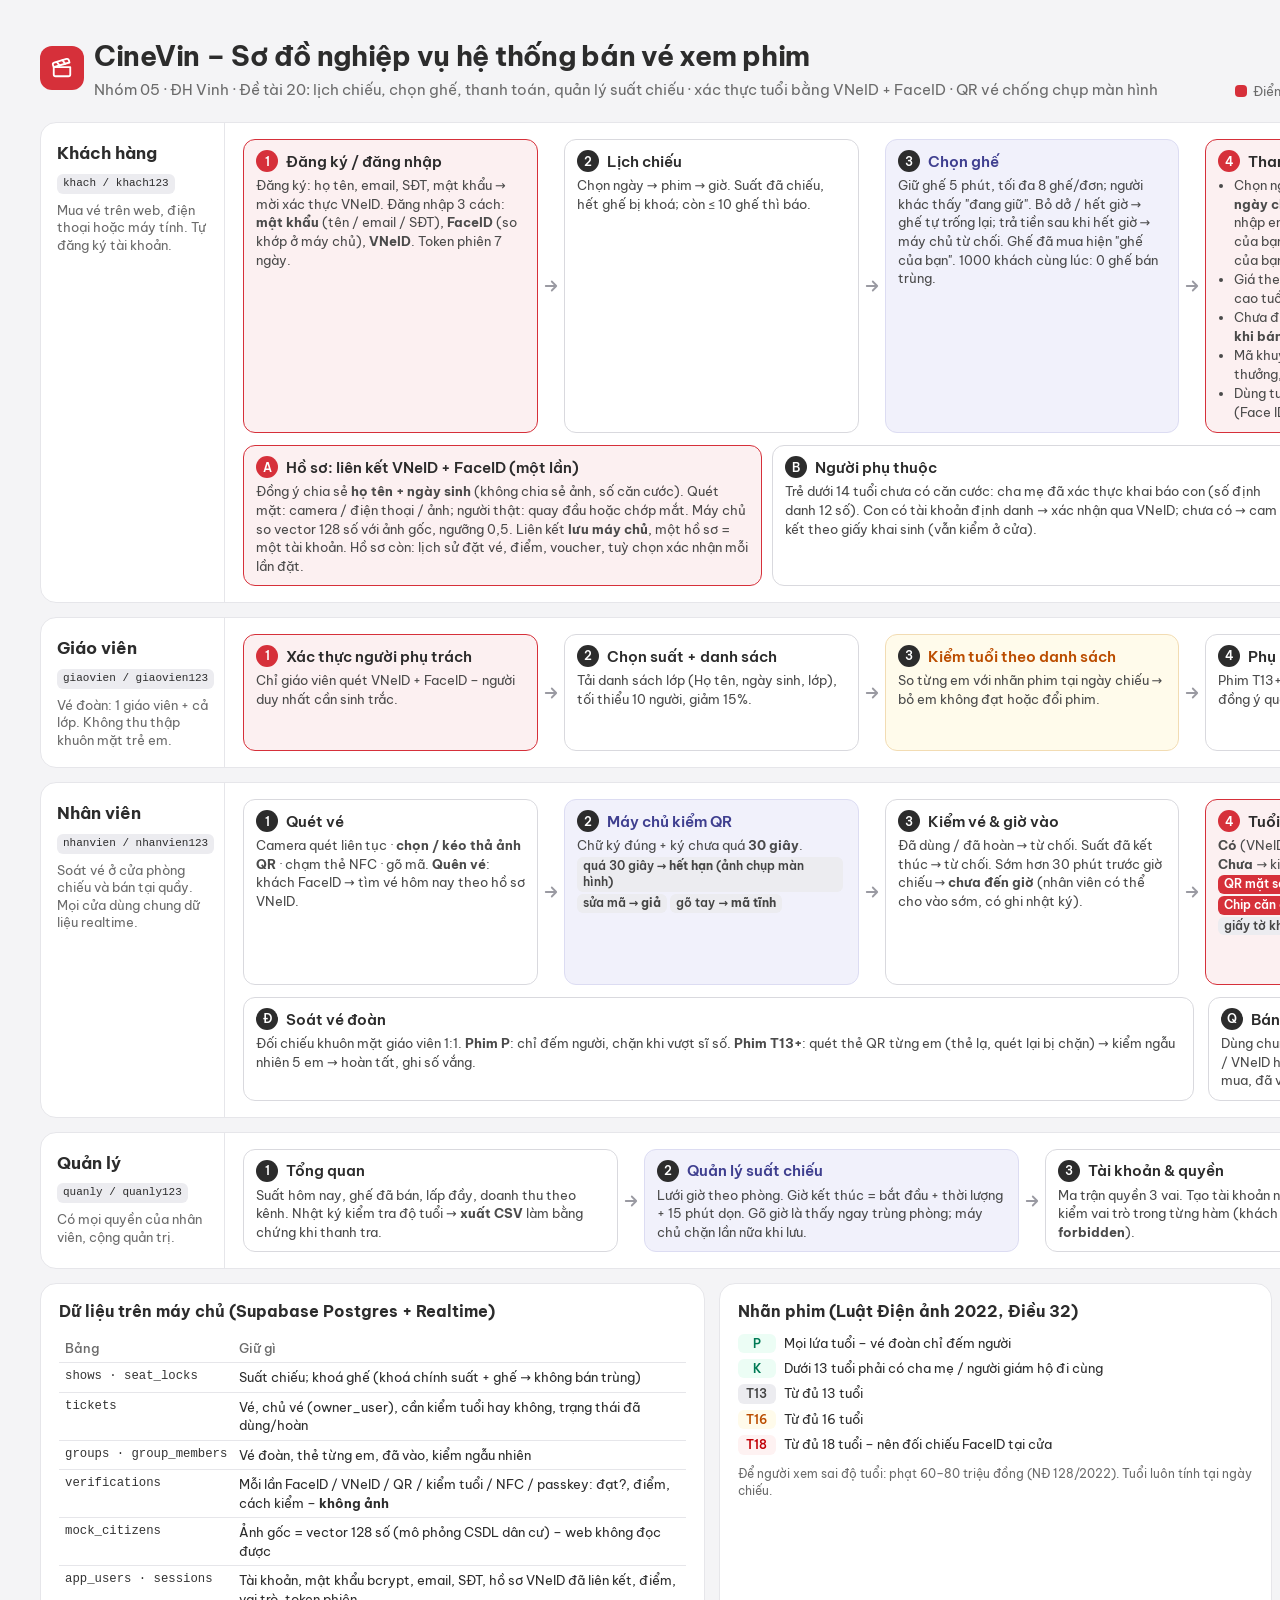
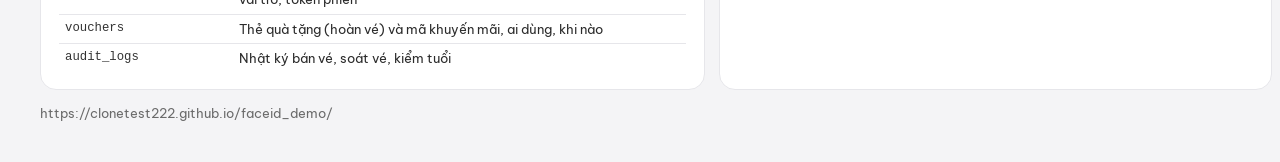
<file: docs/nghiep-vu.html>
<!doctype html>
<html lang="vi">
<head>
<meta charset="utf-8">
<title>CineVin – Sơ đồ nghiệp vụ</title>
<link rel="preconnect" href="https://fonts.googleapis.com">
<link rel="preconnect" href="https://fonts.gstatic.com" crossorigin>
<link rel="stylesheet" href="https://fonts.googleapis.com/css2?family=Be+Vietnam+Pro:wght@400;500;600;700&display=swap">
<style>
  :root {
    --primary: #d6303a; --primary-light: #d6303a12; --background: #f4f4f6; --surface: #fff; --foreground: #2c2c2c; --muted: #6b6b6b;
    --border: #e6e6ea; --border-strong: #d9d9de; --secondary: #ececf0;
    --ok: #007a55; --ok-bg: #ecfdf5; --warn: #bb4d00; --warn-bg: #fffbeb; --bad: #c10007; --bad-bg: #fef2f2; --info: #3f3f8f; --info-bg: #f1f1fb;
  }
  * { box-sizing: border-box; }
  body { margin: 0; background: var(--background); color: var(--foreground); font: 14px/1.45 "Be Vietnam Pro", system-ui, sans-serif; -webkit-font-smoothing: antialiased; }
  .page { width: 1880px; padding: 36px 40px 40px; }
  header { display: flex; align-items: flex-end; gap: 24px; margin-bottom: 22px; }
  .logo { display: flex; align-items: center; gap: 10px; }
  .logo i { display: grid; place-items: center; width: 44px; height: 44px; border-radius: 12px; background: var(--primary); }
  h1 { margin: 0; font-size: 28px; font-weight: 700; letter-spacing: -.01em; }
  .sub { color: var(--muted); font-size: 15px; margin-top: 2px; }
  .legend { margin-left: auto; display: flex; gap: 14px; flex-wrap: wrap; justify-content: flex-end; font-size: 13px; color: var(--muted); }
  .legend span { display: inline-flex; align-items: center; gap: 6px; }
  .dot { width: 12px; height: 12px; border-radius: 4px; display: inline-block; }

  .lane { display: grid; grid-template-columns: 184px 1fr; background: var(--surface); border: 1px solid var(--border); border-radius: 16px; margin-bottom: 14px; overflow: hidden; }
  .who { padding: 18px 16px; border-right: 1px solid var(--border); display: flex; flex-direction: column; gap: 8px; }
  .who b { font-size: 17px; }
  .who small { color: var(--muted); font-size: 12.5px; line-height: 1.4; }
  .acct { white-space: nowrap; font-family: ui-monospace, Consolas, monospace; font-size: 11px; background: var(--secondary); border-radius: 6px; padding: 2px 6px; align-self: flex-start; }
  .flow { padding: 16px 18px; display: grid; gap: 12px; }
  .row { display: flex; align-items: stretch; gap: 0; }
  .step { flex: 1; min-width: 0; border: 1px solid var(--border-strong); border-radius: 12px; padding: 10px 12px; background: var(--surface); }
  .step h3 { margin: 0 0 4px; font-size: 14.5px; font-weight: 600; display: flex; align-items: center; gap: 8px; }
  .n { display: inline-grid; place-items: center; min-width: 22px; height: 22px; padding: 0 6px; border-radius: 11px; background: var(--foreground); color: #fff; font-size: 12px; font-weight: 600; }
  .step p { margin: 0; color: #4a4a4a; font-size: 12.8px; }
  .step ul { margin: 4px 0 0; padding-left: 16px; color: #4a4a4a; font-size: 12.8px; }
  .step li { margin: 1px 0; }
  .arrow { flex: 0 0 26px; display: grid; place-items: center; color: #9a9aa2; }
  .arrow svg { width: 18px; height: 18px; }
  .key { border-color: var(--primary); background: var(--primary-light); }
  .key .n { background: var(--primary); }
  .ok { background: var(--ok-bg); border-color: #b9e8d4; } .ok h3 { color: var(--ok); }
  .bad { background: var(--bad-bg); border-color: #f6caca; } .bad h3 { color: var(--bad); }
  .warn { background: var(--warn-bg); border-color: #f2dcb3; } .warn h3 { color: var(--warn); }
  .info { background: var(--info-bg); border-color: #dcdcf2; } .info h3 { color: var(--info); }
  .tag { display: inline-block; font-size: 11.5px; font-weight: 600; border-radius: 6px; padding: 1px 6px; margin: 2px 3px 0 0; background: var(--secondary); color: #444; }
  .tag.r { background: var(--primary); color: #fff; }
  .branch { display: grid; grid-template-columns: repeat(3, 1fr); gap: 10px; }
  .note { font-size: 12px; color: var(--muted); }
  .split { display: grid; grid-template-columns: 1.55fr 1fr; gap: 14px; }

  .bottom { display: grid; grid-template-columns: 1.2fr 1fr 1fr; gap: 14px; }
  .box { background: var(--surface); border: 1px solid var(--border); border-radius: 16px; padding: 16px 18px; }
  .box h2 { margin: 0 0 10px; font-size: 16px; }
  table { width: 100%; border-collapse: collapse; font-size: 12.8px; }
  td, th { text-align: left; padding: 5px 6px; border-top: 1px solid var(--border); vertical-align: top; }
  th { color: var(--muted); font-weight: 500; border-top: 0; }
  td:first-child { font-family: ui-monospace, Consolas, monospace; font-size: 12.3px; white-space: nowrap; color: #333; }
  .rate { display: inline-block; min-width: 38px; text-align: center; font-weight: 600; border-radius: 6px; padding: 1px 6px; font-size: 12px; }
  .rP { background: var(--ok-bg); color: var(--ok); } .rT13 { background: var(--secondary); color: #444; } .rT16 { background: var(--warn-bg); color: var(--warn); } .rT18 { background: var(--bad-bg); color: var(--bad); }
  .mini { display: grid; gap: 6px; font-size: 12.8px; }
  .mini div { display: flex; gap: 8px; align-items: flex-start; }
  footer { margin-top: 14px; display: flex; justify-content: space-between; color: var(--muted); font-size: 12.5px; }
</style>
</head>
<body>
<div class="page">
  <header>
    <div class="logo"><i><svg width="22" height="22" viewBox="0 0 24 24" fill="none" stroke="#fff" stroke-width="2" stroke-linecap="round" stroke-linejoin="round"><path d="M20.2 6 3 11l-.9-2.4c-.3-1.1.3-2.2 1.3-2.5l13.5-4c1.1-.3 2.2.3 2.5 1.3Z"/><path d="m6.2 5.3 3.1 3.9M12.4 3.4l3.1 4M3 11h18v8a2 2 0 0 1-2 2H5a2 2 0 0 1-2-2Z"/></svg></i>
      <div><h1>CineVin – Sơ đồ nghiệp vụ hệ thống bán vé xem phim</h1><div class="sub">Nhóm 05 · ĐH Vinh · Đề tài 20: lịch chiếu, chọn ghế, thanh toán, quản lý suất chiếu · xác thực tuổi bằng VNeID + FaceID · QR vé chống chụp màn hình</div></div></div>
    <div class="legend"><span><i class="dot" style="background:var(--primary)"></i>Điểm khác biệt</span><span><i class="dot" style="background:var(--ok)"></i>Cho phép</span><span><i class="dot" style="background:var(--bad)"></i>Chặn / từ chối</span><span><i class="dot" style="background:var(--warn)"></i>Cần nhân viên quyết</span><span><i class="dot" style="background:var(--info)"></i>Máy chủ kiểm</span></div>
  </header>

  <!-- KHÁCH HÀNG -->
  <section class="lane">
    <div class="who"><b>Khách hàng</b><span class="acct">khach / khach123</span><small>Mua vé trên web, điện thoại hoặc máy tính. Tự đăng ký tài khoản.</small></div>
    <div class="flow">
      <div class="row">
        <div class="step key"><h3><span class="n">1</span>Đăng ký / đăng nhập</h3><p>Đăng ký: họ tên, email, SĐT, mật khẩu → mời xác thực VNeID. Đăng nhập 3 cách: <b>mật khẩu</b> (tên / email / SĐT), <b>FaceID</b> (so khớp ở máy chủ), <b>VNeID</b>. Token phiên 7 ngày.</p></div>
        <div class="arrow"><svg viewBox="0 0 24 24" fill="none" stroke="currentColor" stroke-width="2.4" stroke-linecap="round" stroke-linejoin="round"><path d="M5 12h14M13 6l6 6-6 6"/></svg></div>
        <div class="step"><h3><span class="n">2</span>Lịch chiếu</h3><p>Chọn ngày → phim → giờ. Suất đã chiếu, hết ghế bị khoá; còn ≤ 10 ghế thì báo.</p></div>
        <div class="arrow"><svg viewBox="0 0 24 24" fill="none" stroke="currentColor" stroke-width="2.4" stroke-linecap="round" stroke-linejoin="round"><path d="M5 12h14M13 6l6 6-6 6"/></svg></div>
        <div class="step info"><h3><span class="n">3</span>Chọn ghế</h3><p>Giữ ghế 5 phút, tối đa 8 ghế/đơn; người khác thấy "đang giữ". Bỏ dở / hết giờ → ghế tự trống lại; trả tiền sau khi hết giờ → máy chủ từ chối. Ghế đã mua hiện "ghế của bạn". 1000 khách cùng lúc: 0 ghế bán trùng.</p></div>
        <div class="arrow"><svg viewBox="0 0 24 24" fill="none" stroke="currentColor" stroke-width="2.4" stroke-linecap="round" stroke-linejoin="round"><path d="M5 12h14M13 6l6 6-6 6"/></svg></div>
        <div class="step key"><h3><span class="n">4</span>Thanh toán + kiểm tuổi</h3><ul><li>Chọn người xem từng ghế; tuổi tính <b>tại ngày chiếu</b>. <b>Bạn đi cùng có tài khoản</b>: nhập email/SĐT → lấy xác thực VNeID của bạn, vé vào thẳng, hiện trong Vé của bạn ấy</li><li>Giá theo tuổi: trẻ em −30%, U22 −20%, cao tuổi −30%</li><li>Chưa đủ tuổi nhãn phim → <b>chặn ngay khi bán</b></li><li>Mã khuyến mãi / thẻ quà tặng + điểm thưởng, máy chủ tính; +5% điểm</li><li>Dùng tuổi đã xác thực → quét passkey (Face ID máy)</li></ul></div>
        <div class="arrow"><svg viewBox="0 0 24 24" fill="none" stroke="currentColor" stroke-width="2.4" stroke-linecap="round" stroke-linejoin="round"><path d="M5 12h14M13 6l6 6-6 6"/></svg></div>
        <div class="step key"><h3><span class="n">5</span>Vé của tôi – QR động</h3><ul><li>Máy chủ ký mã mới <b>mỗi 15 giây</b> (HMAC)</li><li>Watermark sọc chạy + đồng hồ giây</li><li>Mua nhiều vé cùng suất: <b>một QR cho cả đơn</b>, hoặc tách từng vé</li><li>Mua thêm vé cùng suất cho bạn bè</li><li>Vé T13+ mở QR bằng passkey</li><li>Hoàn vé trước 45 phút → thẻ quà tặng</li></ul></div>
      </div>
      <div class="branch">
        <div class="step key"><h3><span class="n">A</span>Hồ sơ: liên kết VNeID + FaceID (một lần)</h3><p>Đồng ý chia sẻ <b>họ tên + ngày sinh</b> (không chia sẻ ảnh, số căn cước). Quét mặt: camera / điện thoại / ảnh; người thật: quay đầu hoặc chớp mắt. Máy chủ so vector 128 số với ảnh gốc, ngưỡng 0,5. Liên kết <b>lưu máy chủ</b>, một hồ sơ = một tài khoản. Hồ sơ còn: lịch sử đặt vé, điểm, voucher, tuỳ chọn xác nhận mỗi lần đặt.</p></div>
        <div class="step"><h3><span class="n">B</span>Người phụ thuộc</h3><p>Trẻ dưới 14 tuổi chưa có căn cước: cha mẹ đã xác thực khai báo con (số định danh 12 số). Con có tài khoản định danh → xác nhận qua VNeID; chưa có → cam kết theo giấy khai sinh (vẫn kiểm ở cửa).</p></div>
        <div class="step"><h3><span class="n">C</span>Phim K</h3><p>Trẻ dưới 13 tuổi phải đi cùng cha mẹ/người giám hộ: đơn chỉ có vé trẻ em bị chặn, thêm vé người lớn thì được.</p></div>
      </div>
    </div>
  </section>

  <!-- GIÁO VIÊN -->
  <section class="lane">
    <div class="who"><b>Giáo viên</b><span class="acct">giaovien / giaovien123</span><small>Vé đoàn: 1 giáo viên + cả lớp. Không thu thập khuôn mặt trẻ em.</small></div>
    <div class="flow"><div class="row">
      <div class="step key"><h3><span class="n">1</span>Xác thực người phụ trách</h3><p>Chỉ giáo viên quét VNeID + FaceID – người duy nhất cần sinh trắc.</p></div>
      <div class="arrow"><svg viewBox="0 0 24 24" fill="none" stroke="currentColor" stroke-width="2.4" stroke-linecap="round" stroke-linejoin="round"><path d="M5 12h14M13 6l6 6-6 6"/></svg></div>
      <div class="step"><h3><span class="n">2</span>Chọn suất + danh sách</h3><p>Tải danh sách lớp (Họ tên, ngày sinh, lớp), tối thiểu 10 người, giảm 15%.</p></div>
      <div class="arrow"><svg viewBox="0 0 24 24" fill="none" stroke="currentColor" stroke-width="2.4" stroke-linecap="round" stroke-linejoin="round"><path d="M5 12h14M13 6l6 6-6 6"/></svg></div>
      <div class="step warn"><h3><span class="n">3</span>Kiểm tuổi theo danh sách</h3><p>So từng em với nhãn phim tại ngày chiếu → bỏ em không đạt hoặc đổi phim.</p></div>
      <div class="arrow"><svg viewBox="0 0 24 24" fill="none" stroke="currentColor" stroke-width="2.4" stroke-linecap="round" stroke-linejoin="round"><path d="M5 12h14M13 6l6 6-6 6"/></svg></div>
      <div class="step"><h3><span class="n">4</span>Phụ huynh xác nhận</h3><p>Phim T13+: phụ huynh xác nhận ngày sinh + đồng ý qua VNeID (SMS mời).</p></div>
      <div class="arrow"><svg viewBox="0 0 24 24" fill="none" stroke="currentColor" stroke-width="2.4" stroke-linecap="round" stroke-linejoin="round"><path d="M5 12h14M13 6l6 6-6 6"/></svg></div>
      <div class="step key"><h3><span class="n">5</span>Cam kết → QR đoàn</h3><p>Giáo viên cam kết danh sách. Phát <b>1 QR cho cả đoàn</b> + thẻ QR in cho từng em (phim T13+).</p></div>
    </div></div>
  </section>

  <!-- NHÂN VIÊN -->
  <section class="lane">
    <div class="who"><b>Nhân viên</b><span class="acct">nhanvien / nhanvien123</span><small>Soát vé ở cửa phòng chiếu và bán tại quầy. Mọi cửa dùng chung dữ liệu realtime.</small></div>
    <div class="flow">
      <div class="row">
        <div class="step"><h3><span class="n">1</span>Quét vé</h3><p>Camera quét liên tục · <b>chọn / kéo thả ảnh QR</b> · chạm thẻ NFC · gõ mã. <b>Quên vé</b>: khách FaceID → tìm vé hôm nay theo hồ sơ VNeID.</p></div>
        <div class="arrow"><svg viewBox="0 0 24 24" fill="none" stroke="currentColor" stroke-width="2.4" stroke-linecap="round" stroke-linejoin="round"><path d="M5 12h14M13 6l6 6-6 6"/></svg></div>
        <div class="step info"><h3><span class="n">2</span>Máy chủ kiểm QR</h3><p>Chữ ký đúng + ký chưa quá <b>30 giây</b>.</p><span class="tag">quá 30 giây → <b>hết hạn</b> (ảnh chụp màn hình)</span><span class="tag">sửa mã → <b>giả</b></span><span class="tag">gõ tay → <b>mã tĩnh</b></span></div>
        <div class="arrow"><svg viewBox="0 0 24 24" fill="none" stroke="currentColor" stroke-width="2.4" stroke-linecap="round" stroke-linejoin="round"><path d="M5 12h14M13 6l6 6-6 6"/></svg></div>
        <div class="step"><h3><span class="n">3</span>Kiểm vé & giờ vào</h3><p>Đã dùng / đã hoàn → từ chối. Suất đã kết thúc → từ chối. Sớm hơn 30 phút trước giờ chiếu → <b>chưa đến giờ</b> (nhân viên có thể cho vào sớm, có ghi nhật ký).</p></div>
        <div class="arrow"><svg viewBox="0 0 24 24" fill="none" stroke="currentColor" stroke-width="2.4" stroke-linecap="round" stroke-linejoin="round"><path d="M5 12h14M13 6l6 6-6 6"/></svg></div>
        <div class="step key"><h3><span class="n">4</span>Tuổi đã xác thực?</h3><p><b>Có</b> (VNeID khi mua) → cho vào ngay.<br><b>Chưa</b> → kiểm tuổi điện tử:</p><span class="tag r">QR mặt sau căn cước</span><span class="tag r">Chip căn cước NFC</span><span class="tag r">FaceID qua VNeID</span><span class="tag">giấy tờ khác bằng mắt</span></div>
        <div class="arrow"><svg viewBox="0 0 24 24" fill="none" stroke="currentColor" stroke-width="2.4" stroke-linecap="round" stroke-linejoin="round"><path d="M5 12h14M13 6l6 6-6 6"/></svg></div>
        <div class="step"><h3><span class="n">5</span>Kết quả</h3><p style="color:var(--ok)"><b>Đủ tuổi tại ngày chiếu</b> → cho vào (1 vé chỉ qua cửa 1 lần, kể cả nhiều cửa cùng quét). Đơn nhiều vé: tick người có mặt, cho vào một lượt.</p><p style="color:var(--bad);margin-top:4px"><b>Chưa đủ tuổi</b> → từ chối.</p><p style="color:var(--warn);margin-top:4px"><b>Tên giấy tờ ≠ tên vé</b> → nhân viên quyết (chống mượn vé).</p></div>
      </div>
      <div class="split">
        <div class="step"><h3><span class="n">Đ</span>Soát vé đoàn</h3><p>Đối chiếu khuôn mặt giáo viên 1:1. <b>Phim P</b>: chỉ đếm người, chặn khi vượt sĩ số. <b>Phim T13+</b>: quét thẻ QR từng em (thẻ lạ, quét lại bị chặn) → kiểm ngẫu nhiên 5 em → hoàn tất, ghi số vắng.</p></div>
        <div class="step"><h3><span class="n">Q</span>Bán tại quầy</h3><p>Dùng chung sơ đồ ghế với kênh online. Chọn đối tượng giá từng ghế → kiểm tuổi bằng căn cước / VNeID hoặc giấy tờ → tiền mặt / thẻ. <b>Tra cứu ghế</b>: bấm ghế đã bán/đang giữ → mã vé, người mua, đã vào chưa (xử lý tranh chấp chỗ ngồi).</p></div>
      </div>
    </div>
  </section>

  <!-- QUẢN LÝ -->
  <section class="lane">
    <div class="who"><b>Quản lý</b><span class="acct">quanly / quanly123</span><small>Có mọi quyền của nhân viên, cộng quản trị.</small></div>
    <div class="flow"><div class="row">
      <div class="step"><h3><span class="n">1</span>Tổng quan</h3><p>Suất hôm nay, ghế đã bán, lấp đầy, doanh thu theo kênh. Nhật ký kiểm tra độ tuổi → <b>xuất CSV</b> làm bằng chứng khi thanh tra.</p></div>
      <div class="arrow"><svg viewBox="0 0 24 24" fill="none" stroke="currentColor" stroke-width="2.4" stroke-linecap="round" stroke-linejoin="round"><path d="M5 12h14M13 6l6 6-6 6"/></svg></div>
      <div class="step info"><h3><span class="n">2</span>Quản lý suất chiếu</h3><p>Lưới giờ theo phòng. Giờ kết thúc = bắt đầu + thời lượng + 15 phút dọn. Gõ giờ là thấy ngay trùng phòng; máy chủ chặn lần nữa khi lưu.</p></div>
      <div class="arrow"><svg viewBox="0 0 24 24" fill="none" stroke="currentColor" stroke-width="2.4" stroke-linecap="round" stroke-linejoin="round"><path d="M5 12h14M13 6l6 6-6 6"/></svg></div>
      <div class="step"><h3><span class="n">3</span>Tài khoản & quyền</h3><p>Ma trận quyền 3 vai. Tạo tài khoản nhân viên. Máy chủ kiểm vai trò trong từng hàm (khách gọi thẳng API → <b>forbidden</b>).</p></div>
      <div class="arrow"><svg viewBox="0 0 24 24" fill="none" stroke="currentColor" stroke-width="2.4" stroke-linecap="round" stroke-linejoin="round"><path d="M5 12h14M13 6l6 6-6 6"/></svg></div>
      <div class="step"><h3><span class="n">4</span>Kiểm thử</h3><p>27 ca tự đánh dấu: FaceID, Haar (OpenCV), QR, kiểm tuổi tại cửa, NFC, VNeID + passkey. Bảng bản ghi xác thực realtime.</p></div>
    </div></div>
  </section>

  <div class="bottom">
    <div class="box"><h2>Dữ liệu trên máy chủ (Supabase Postgres + Realtime)</h2>
      <table>
        <tr><th>Bảng</th><th>Giữ gì</th></tr>
        <tr><td>shows · seat_locks</td><td>Suất chiếu; khoá ghế (khoá chính suất + ghế → không bán trùng)</td></tr>
        <tr><td>tickets</td><td>Vé, chủ vé (owner_user), cần kiểm tuổi hay không, trạng thái đã dùng/hoàn</td></tr>
        <tr><td>groups · group_members</td><td>Vé đoàn, thẻ từng em, đã vào, kiểm ngẫu nhiên</td></tr>
        <tr><td>verifications</td><td>Mỗi lần FaceID / VNeID / QR / kiểm tuổi / NFC / passkey: đạt?, điểm, cách kiểm – <b>không ảnh</b></td></tr>
        <tr><td>mock_citizens</td><td>Ảnh gốc = vector 128 số (mô phỏng CSDL dân cư) – web không đọc được</td></tr>
        <tr><td>app_users · sessions</td><td>Tài khoản, mật khẩu bcrypt, email, SĐT, hồ sơ VNeID đã liên kết, điểm, vai trò, token phiên</td></tr>
        <tr><td>vouchers</td><td>Thẻ quà tặng (hoàn vé) và mã khuyến mãi, ai dùng, khi nào</td></tr>
        <tr><td>audit_logs</td><td>Nhật ký bán vé, soát vé, kiểm tuổi</td></tr>
      </table>
    </div>
    <div class="box"><h2>Nhãn phim (Luật Điện ảnh 2022, Điều 32)</h2>
      <div class="mini">
        <div><span class="rate rP">P</span><span>Mọi lứa tuổi – vé đoàn chỉ đếm người</span></div>
        <div><span class="rate rP">K</span><span>Dưới 13 tuổi phải có cha mẹ / người giám hộ đi cùng</span></div>
        <div><span class="rate rT13">T13</span><span>Từ đủ 13 tuổi</span></div>
        <div><span class="rate rT16">T16</span><span>Từ đủ 16 tuổi</span></div>
        <div><span class="rate rT18">T18</span><span>Từ đủ 18 tuổi – nên đối chiếu FaceID tại cửa</span></div>
        <div class="note" style="margin-top:4px">Để người xem sai độ tuổi: phạt 60–80 triệu đồng (NĐ 128/2022). Tuổi luôn tính tại ngày chiếu.</div>
      </div>
    </div>
    <div class="box"><h2>Bảo mật & dữ liệu cá nhân</h2>
      <div class="mini">
        <div>• Web chỉ dùng publishable key; mọi thao tác ghi đi qua hàm máy chủ, kiểm vai trò bằng token.</div>
        <div>• QR vé ký HMAC bằng khoá chỉ máy chủ có; ảnh chụp màn hình hết hạn sau 30 giây.</div>
        <div>• Không lưu ảnh khuôn mặt, ảnh giấy tờ, số căn cước đầy đủ – chỉ kết quả + 4 số cuối.</div>
        <div>• Trẻ em không quét mặt; phụ huynh đồng ý thay (Luật BVDLCN 2025).</div>
        <div>• Mô phỏng: VNeID, cổng thanh toán, chip căn cước (web chưa đọc được chip ICAO 9303).</div>
      </div>
    </div>
  </div>
  <footer><span>https://clonetest222.github.io/faceid_demo/</span><span>Tài khoản demo: khach · giaovien · nhanvien · quanly (mật khẩu = tên + 123)</span></footer>
</div>
</body>
</html>
</file>
